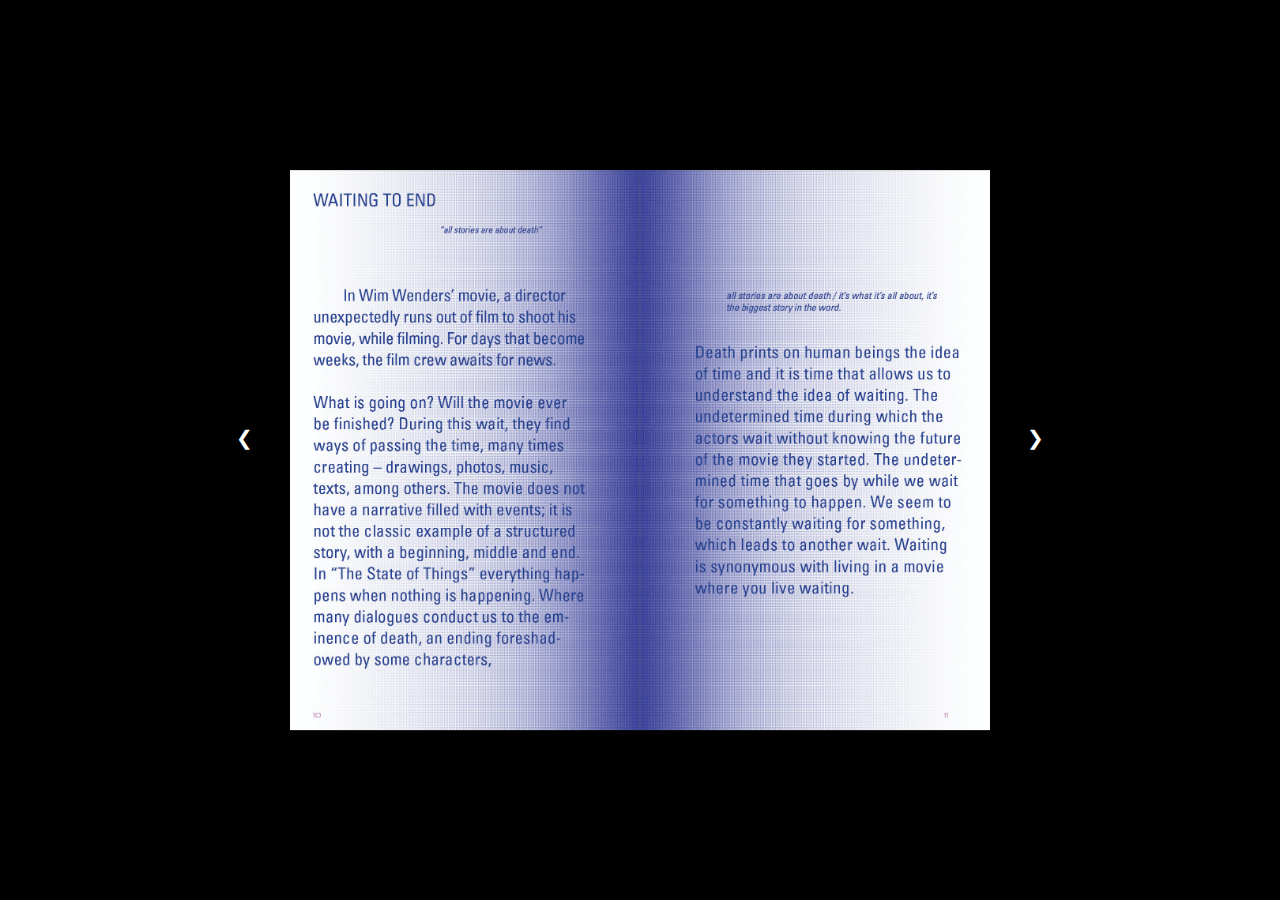
<file: afictionbasedon.html>
<html>


<head>
	<meta charset="utf-8">
	<title>afictionbasedon</title>
	<link rel="stylesheet" href="styling.css">
  </head>

  <body style="background-color:black">

		<div class="slideshow-container">



			<div class="mySlides fade">
				<img src="afictionbasedon/manualpagdiv6.jpg" style="width:100%">
			</div>

			<div class="mySlides fade">
				<img src="afictionbasedon/manualpagdiv7.jpg" style="width:100%">
			</div>

			<div class="mySlides fade">
				<img src="afictionbasedon/manualpagdiv8.jpg" style="width:100%">
			</div>

			<div class="mySlides fade">
					<img src="afictionbasedon/manualpagdiv9.jpg" style="width:100%">
				</div>

				<div class="mySlides fade">
					<img src="afictionbasedon/manualpagdiv10.jpg" style="width:100%">
				</div>

				<div class="mySlides fade">
					<img src="afictionbasedon/manualpagdiv11.jpg" style="width:100%">
				</div>

				<div class="mySlides fade">
					<img src="afictionbasedon/manualpagdiv12.jpg" style="width:100%">
				</div>

				<div class="mySlides fade">
					<img src="afictionbasedon/manualpagdiv13.jpg" style="width:100%">
				</div>

				<div class="mySlides fade">
					<img src="afictionbasedon/manualpagdiv14.jpg" style="width:100%">
				</div>

				<div class="mySlides fade">
					<img src="afictionbasedon/manualpagdiv15.jpg" style="width:100%">
				</div>

				<div class="mySlides fade">
					<img src="afictionbasedon/manualpagdiv16.jpg" style="width:100%">
				</div>

				<div class="mySlides fade">
					<img src="afictionbasedon/manualpagdiv17.jpg" style="width:100%">
				</div>

				<div class="mySlides fade">
					<img src="afictionbasedon/manualpagdiv18.jpg" style="width:100%">
				</div>

				<div class="mySlides fade">
					<img src="afictionbasedon/manualpagdiv19.jpg" style="width:100%">
				</div>

				<div class="mySlides fade">
					<img src="afictionbasedon/manualpagdiv20.jpg" style="width:100%">
				</div>

				<div class="mySlides fade">
					<img src="afictionbasedon/manualpagdiv21.jpg" style="width:100%">
				</div>

				<div class="mySlides fade">
					<img src="afictionbasedon/manualpagdiv22.jpg" style="width:100%">
				</div>

				<div class="mySlides fade">
					<img src="afictionbasedon/manualpagdiv23.jpg" style="width:100%">
				</div>

				<div class="mySlides fade">
					<img src="afictionbasedon/manualpagdiv24.jpg" style="width:100%">
				</div>

				<div class="mySlides fade">
					<img src="afictionbasedon/manualpagdiv25.jpg" style="width:100%">
				</div>

				<div class="mySlides fade">
					<img src="afictionbasedon/manualpagdiv26.jpg" style="width:100%">
				</div>

				<div class="mySlides fade">
					<img src="afictionbasedon/manualpagdiv27.jpg" style="width:100%">
				</div>

				<div class="mySlides fade">
					<img src="afictionbasedon/manualpagdiv28.jpg" style="width:100%">
				</div>

				<div class="mySlides fade">
					<img src="afictionbasedon/manualpagdiv29.jpg" style="width:100%">
				</div>

				<div class="mySlides fade">
					<img src="afictionbasedon/manualpagdiv30.jpg" style="width:100%">
				</div>

				<div class="mySlides fade">
					<img src="afictionbasedon/manualpagdiv31.jpg" style="width:100%">
				</div>

				<div class="mySlides fade">
					<img src="afictionbasedon/manualpagdiv32.jpg" style="width:100%">
				</div>

				<div class="mySlides fade">
					<img src="afictionbasedon/manualpagdiv33.jpg" style="width:100%">
				</div>

				<div class="mySlides fade">
					<img src="afictionbasedon/manualpagdiv34.jpg" style="width:100%">
				</div>

				<div class="mySlides fade">
					<img src="afictionbasedon/manualpagdiv35.jpg" style="width:100%">
				</div>

				<div class="mySlides fade">
					<img src="afictionbasedon/manualpagdiv36.jpg" style="width:100%">
				</div>

				<div class="mySlides fade">
					<img src="afictionbasedon/manualpagdiv37.jpg" style="width:100%">
				</div>

				<div class="mySlides fade">
					<img src="afictionbasedon/manualpagdiv38.jpg" style="width:100%">
				</div>

				<div class="mySlides fade">
					<img src="afictionbasedon/manualpagdiv39.jpg" style="width:100%">
				</div>

				<div class="mySlides fade">
					<img src="afictionbasedon/manualpagdiv40.jpg" style="width:100%">
				</div>

				<div class="mySlides fade">
					<img src="afictionbasedon/manualpagdiv41.jpg" style="width:100%">
				</div>

				<div class="mySlides fade">
					<img src="afictionbasedon/manualpagdiv42.jpg" style="width:100%">
				</div>

				<div class="mySlides fade">
					<img src="afictionbasedon/manualpagdiv43.jpg" style="width:100%">
				</div>

				<div class="mySlides fade">
					<img src="afictionbasedon/manualpagdiv44.jpg" style="width:100%">
				</div>

				<div class="mySlides fade">
					<img src="afictionbasedon/manualpagdiv45.jpg" style="width:100%">
				</div>

				<div class="mySlides fade">
					<img src="afictionbasedon/manualpagdiv46.jpg" style="width:100%">
				</div>

				<div class="mySlides fade">
					<img src="afictionbasedon/manualpagdiv47.jpg" style="width:100%">
				</div>

				<div class="mySlides fade">
					<img src="afictionbasedon/manualpagdiv48.jpg" style="width:100%">
				</div>

				<div class="mySlides fade">
					<img src="afictionbasedon/manualpagdiv49.jpg" style="width:100%">
				</div>

				<div class="mySlides fade">
					<img src="afictionbasedon/manualpagdiv50.jpg" style="width:100%">
				</div>

				<div class="mySlides fade">
					<img src="afictionbasedon/manualpagdiv51.jpg" style="width:100%">
				</div>

				<div class="mySlides fade">
					<img src="afictionbasedon/manualpagdiv52.jpg" style="width:100%">
				</div>

				<div class="mySlides fade">
					<img src="afictionbasedon/manualpagdiv53.jpg" style="width:100%">
				</div>

				<div class="mySlides fade">
					<img src="afictionbasedon/manualpagdiv54.jpg" style="width:100%">
				</div>

				<div class="mySlides fade">
					<img src="afictionbasedon/manualpagdiv1.jpg" style="width:100%">
				</div>

				<div class="mySlides fade">
					<img src="afictionbasedon/manualpagdiv2.jpg" style="width:100%">
				</div>

				<div class="mySlides fade">
					<img src="afictionbasedon/manualpagdiv3.jpg" style="width:100%">
				</div>

				<div class="mySlides fade">
					<img src="afictionbasedon/manualpagdiv4.jpg" style="width:100%">
				</div>

				<div class="mySlides fade">
					<img src="afictionbasedon/manualpagdiv5.jpg" style="width:100%">
				</div>



		<a class="prev" onclick="plusSlides(-1)">&#10094;</a>
		<a class="next" onclick="plusSlides(1)">&#10095;</a>

		</div>

		<script>
		var slideIndex = 1;
		showSlides(slideIndex);

		function plusSlides(n) {
		  showSlides(slideIndex += n);
		}

		function currentSlide(n) {
		  showSlides(slideIndex = n);
		}

		function showSlides(n) {
		  var i;
		  var slides = document.getElementsByClassName("mySlides");
		  var dots = document.getElementsByClassName("dot");
		  if (n > slides.length) {slideIndex = 1}
		  if (n < 1) {slideIndex = slides.length}
		  for (i = 0; i < slides.length; i++) {
		      slides[i].style.display = "none";
		  }
		  for (i = 0; i < dots.length; i++) {
		      dots[i].className = dots[i].className.replace(" active", "");
		  }
		  slides[slideIndex-1].style.display = "block";
		  dots[slideIndex-1].className += " active";
		}
		</script>


    </body>
</file>
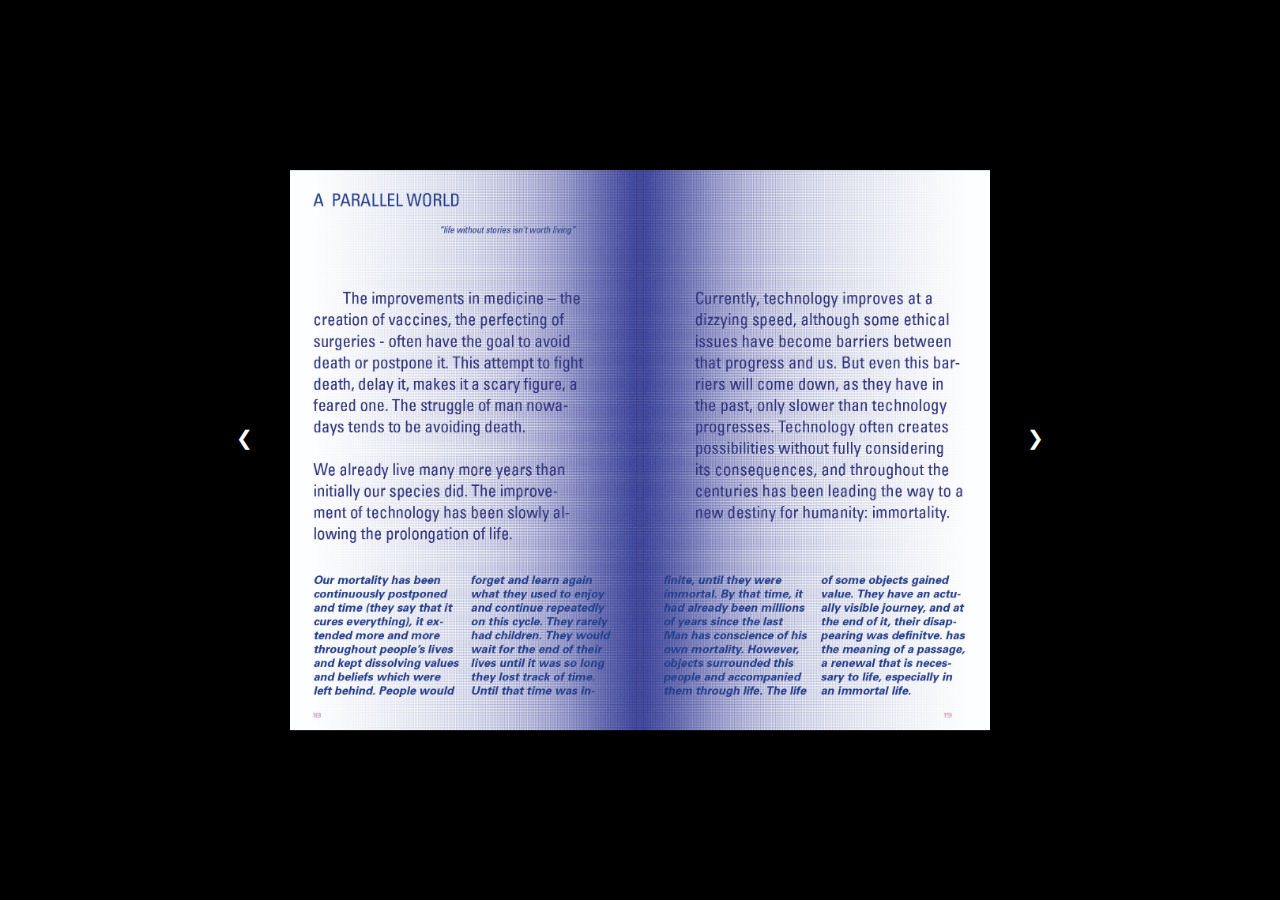
<file: aparallelworld.html>
<html>


<head>
	<meta charset="utf-8">
	<title>aparallelworld</title>
	<link rel="stylesheet" href="styling.css">
  </head>

  <body style="background-color:black">

		<div class="slideshow-container">


				<div class="mySlides fade">
					<img src="afictionbasedon/manualpagdiv10.jpg" style="width:100%">
				</div>

				<div class="mySlides fade">
					<img src="afictionbasedon/manualpagdiv11.jpg" style="width:100%">
				</div>

				<div class="mySlides fade">
					<img src="afictionbasedon/manualpagdiv12.jpg" style="width:100%">
				</div>

				<div class="mySlides fade">
					<img src="afictionbasedon/manualpagdiv13.jpg" style="width:100%">
				</div>

				<div class="mySlides fade">
					<img src="afictionbasedon/manualpagdiv14.jpg" style="width:100%">
				</div>

				<div class="mySlides fade">
					<img src="afictionbasedon/manualpagdiv15.jpg" style="width:100%">
				</div>

				<div class="mySlides fade">
					<img src="afictionbasedon/manualpagdiv16.jpg" style="width:100%">
				</div>

				<div class="mySlides fade">
					<img src="afictionbasedon/manualpagdiv17.jpg" style="width:100%">
				</div>

				<div class="mySlides fade">
					<img src="afictionbasedon/manualpagdiv18.jpg" style="width:100%">
				</div>

				<div class="mySlides fade">
					<img src="afictionbasedon/manualpagdiv19.jpg" style="width:100%">
				</div>

				<div class="mySlides fade">
					<img src="afictionbasedon/manualpagdiv20.jpg" style="width:100%">
				</div>

				<div class="mySlides fade">
					<img src="afictionbasedon/manualpagdiv21.jpg" style="width:100%">
				</div>

				<div class="mySlides fade">
					<img src="afictionbasedon/manualpagdiv22.jpg" style="width:100%">
				</div>

				<div class="mySlides fade">
					<img src="afictionbasedon/manualpagdiv23.jpg" style="width:100%">
				</div>

				<div class="mySlides fade">
					<img src="afictionbasedon/manualpagdiv24.jpg" style="width:100%">
				</div>

				<div class="mySlides fade">
					<img src="afictionbasedon/manualpagdiv25.jpg" style="width:100%">
				</div>

				<div class="mySlides fade">
					<img src="afictionbasedon/manualpagdiv26.jpg" style="width:100%">
				</div>

				<div class="mySlides fade">
					<img src="afictionbasedon/manualpagdiv27.jpg" style="width:100%">
				</div>

				<div class="mySlides fade">
					<img src="afictionbasedon/manualpagdiv28.jpg" style="width:100%">
				</div>

				<div class="mySlides fade">
					<img src="afictionbasedon/manualpagdiv29.jpg" style="width:100%">
				</div>

				<div class="mySlides fade">
					<img src="afictionbasedon/manualpagdiv30.jpg" style="width:100%">
				</div>

				<div class="mySlides fade">
					<img src="afictionbasedon/manualpagdiv31.jpg" style="width:100%">
				</div>

				<div class="mySlides fade">
					<img src="afictionbasedon/manualpagdiv32.jpg" style="width:100%">
				</div>

				<div class="mySlides fade">
					<img src="afictionbasedon/manualpagdiv33.jpg" style="width:100%">
				</div>

				<div class="mySlides fade">
					<img src="afictionbasedon/manualpagdiv34.jpg" style="width:100%">
				</div>

				<div class="mySlides fade">
					<img src="afictionbasedon/manualpagdiv35.jpg" style="width:100%">
				</div>

				<div class="mySlides fade">
					<img src="afictionbasedon/manualpagdiv36.jpg" style="width:100%">
				</div>

				<div class="mySlides fade">
					<img src="afictionbasedon/manualpagdiv37.jpg" style="width:100%">
				</div>

				<div class="mySlides fade">
					<img src="afictionbasedon/manualpagdiv38.jpg" style="width:100%">
				</div>

				<div class="mySlides fade">
					<img src="afictionbasedon/manualpagdiv39.jpg" style="width:100%">
				</div>

				<div class="mySlides fade">
					<img src="afictionbasedon/manualpagdiv40.jpg" style="width:100%">
				</div>

				<div class="mySlides fade">
					<img src="afictionbasedon/manualpagdiv41.jpg" style="width:100%">
				</div>

				<div class="mySlides fade">
					<img src="afictionbasedon/manualpagdiv42.jpg" style="width:100%">
				</div>

				<div class="mySlides fade">
					<img src="afictionbasedon/manualpagdiv43.jpg" style="width:100%">
				</div>

				<div class="mySlides fade">
					<img src="afictionbasedon/manualpagdiv44.jpg" style="width:100%">
				</div>

				<div class="mySlides fade">
					<img src="afictionbasedon/manualpagdiv45.jpg" style="width:100%">
				</div>

				<div class="mySlides fade">
					<img src="afictionbasedon/manualpagdiv46.jpg" style="width:100%">
				</div>

				<div class="mySlides fade">
					<img src="afictionbasedon/manualpagdiv47.jpg" style="width:100%">
				</div>

				<div class="mySlides fade">
					<img src="afictionbasedon/manualpagdiv48.jpg" style="width:100%">
				</div>

				<div class="mySlides fade">
					<img src="afictionbasedon/manualpagdiv49.jpg" style="width:100%">
				</div>

				<div class="mySlides fade">
					<img src="afictionbasedon/manualpagdiv50.jpg" style="width:100%">
				</div>

				<div class="mySlides fade">
					<img src="afictionbasedon/manualpagdiv51.jpg" style="width:100%">
				</div>

				<div class="mySlides fade">
					<img src="afictionbasedon/manualpagdiv52.jpg" style="width:100%">
				</div>

				<div class="mySlides fade">
					<img src="afictionbasedon/manualpagdiv53.jpg" style="width:100%">
				</div>

				<div class="mySlides fade">
					<img src="afictionbasedon/manualpagdiv54.jpg" style="width:100%">
				</div>

				<div class="mySlides fade">
					<img src="afictionbasedon/manualpagdiv1.jpg" style="width:100%">
				</div>

				<div class="mySlides fade">
					<img src="afictionbasedon/manualpagdiv2.jpg" style="width:100%">
				</div>

				<div class="mySlides fade">
					<img src="afictionbasedon/manualpagdiv3.jpg" style="width:100%">
				</div>

				<div class="mySlides fade">
					<img src="afictionbasedon/manualpagdiv4.jpg" style="width:100%">
				</div>

				<div class="mySlides fade">
					<img src="afictionbasedon/manualpagdiv5.jpg" style="width:100%">
				</div>

				<div class="mySlides fade">
					<img src="afictionbasedon/manualpagdiv6.jpg" style="width:100%">
				</div>

				<div class="mySlides fade">
					<img src="afictionbasedon/manualpagdiv7.jpg" style="width:100%">
				</div>

				<div class="mySlides fade">
					<img src="afictionbasedon/manualpagdiv8.jpg" style="width:100%">
				</div>

				<div class="mySlides fade">
						<img src="afictionbasedon/manualpagdiv9.jpg" style="width:100%">
					</div>



		<a class="prev" onclick="plusSlides(-1)">&#10094;</a>
		<a class="next" onclick="plusSlides(1)">&#10095;</a>

		</div>


		<script>
		var slideIndex = 1;
		showSlides(slideIndex);

		function plusSlides(n) {
		  showSlides(slideIndex += n);
		}

		function currentSlide(n) {
		  showSlides(slideIndex = n);
		}

		function showSlides(n) {
		  var i;
		  var slides = document.getElementsByClassName("mySlides");
		  var dots = document.getElementsByClassName("dot");
		  if (n > slides.length) {slideIndex = 1}
		  if (n < 1) {slideIndex = slides.length}
		  for (i = 0; i < slides.length; i++) {
		      slides[i].style.display = "none";
		  }
		  for (i = 0; i < dots.length; i++) {
		      dots[i].className = dots[i].className.replace(" active", "");
		  }
		  slides[slideIndex-1].style.display = "block";
		  dots[slideIndex-1].className += " active";
		}
		</script>


    </body>
</file>
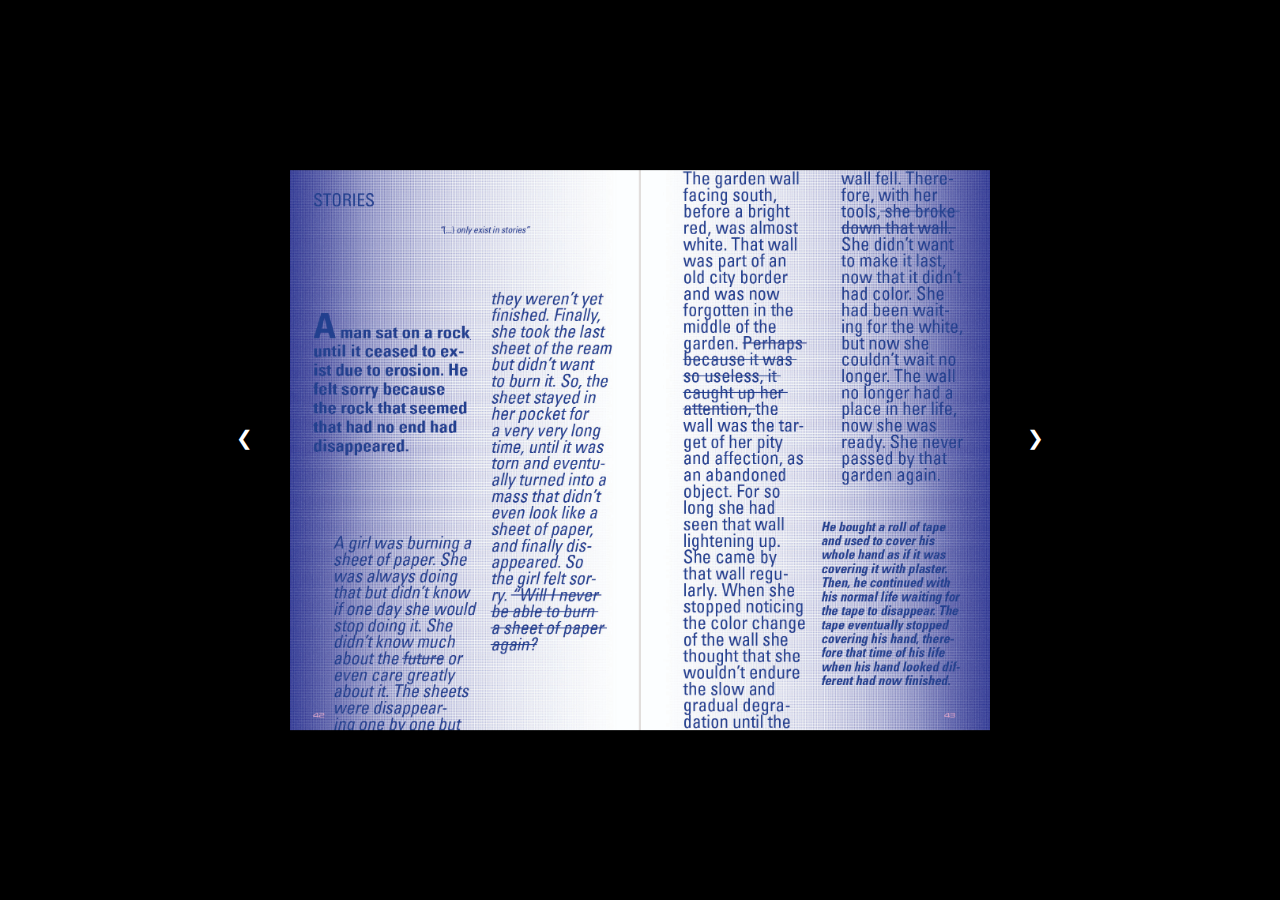
<file: stories.html>
<html>


<head>
	<meta charset="utf-8">
	<title>stories</title>
	<link rel="stylesheet" href="styling.css">
  </head>

  <body style="background-color:black">

		<div class="slideshow-container">



				<div class="mySlides fade">
					<img src="afictionbasedon/manualpagdiv22.jpg" style="width:100%">
				</div>

				<div class="mySlides fade">
					<img src="afictionbasedon/manualpagdiv23.jpg" style="width:100%">
				</div>

				<div class="mySlides fade">
					<img src="afictionbasedon/manualpagdiv24.jpg" style="width:100%">
				</div>

				<div class="mySlides fade">
					<img src="afictionbasedon/manualpagdiv25.jpg" style="width:100%">
				</div>

				<div class="mySlides fade">
					<img src="afictionbasedon/manualpagdiv26.jpg" style="width:100%">
				</div>

				<div class="mySlides fade">
					<img src="afictionbasedon/manualpagdiv27.jpg" style="width:100%">
				</div>

				<div class="mySlides fade">
					<img src="afictionbasedon/manualpagdiv28.jpg" style="width:100%">
				</div>

				<div class="mySlides fade">
					<img src="afictionbasedon/manualpagdiv29.jpg" style="width:100%">
				</div>

				<div class="mySlides fade">
					<img src="afictionbasedon/manualpagdiv30.jpg" style="width:100%">
				</div>

				<div class="mySlides fade">
					<img src="afictionbasedon/manualpagdiv31.jpg" style="width:100%">
				</div>

				<div class="mySlides fade">
					<img src="afictionbasedon/manualpagdiv32.jpg" style="width:100%">
				</div>

				<div class="mySlides fade">
					<img src="afictionbasedon/manualpagdiv33.jpg" style="width:100%">
				</div>

				<div class="mySlides fade">
					<img src="afictionbasedon/manualpagdiv34.jpg" style="width:100%">
				</div>

				<div class="mySlides fade">
					<img src="afictionbasedon/manualpagdiv35.jpg" style="width:100%">
				</div>

				<div class="mySlides fade">
					<img src="afictionbasedon/manualpagdiv36.jpg" style="width:100%">
				</div>

				<div class="mySlides fade">
					<img src="afictionbasedon/manualpagdiv37.jpg" style="width:100%">
				</div>

				<div class="mySlides fade">
					<img src="afictionbasedon/manualpagdiv38.jpg" style="width:100%">
				</div>

				<div class="mySlides fade">
					<img src="afictionbasedon/manualpagdiv39.jpg" style="width:100%">
				</div>

				<div class="mySlides fade">
					<img src="afictionbasedon/manualpagdiv40.jpg" style="width:100%">
				</div>

				<div class="mySlides fade">
					<img src="afictionbasedon/manualpagdiv41.jpg" style="width:100%">
				</div>

				<div class="mySlides fade">
					<img src="afictionbasedon/manualpagdiv42.jpg" style="width:100%">
				</div>

				<div class="mySlides fade">
					<img src="afictionbasedon/manualpagdiv43.jpg" style="width:100%">
				</div>

				<div class="mySlides fade">
					<img src="afictionbasedon/manualpagdiv44.jpg" style="width:100%">
				</div>

				<div class="mySlides fade">
					<img src="afictionbasedon/manualpagdiv45.jpg" style="width:100%">
				</div>

				<div class="mySlides fade">
					<img src="afictionbasedon/manualpagdiv46.jpg" style="width:100%">
				</div>

				<div class="mySlides fade">
					<img src="afictionbasedon/manualpagdiv47.jpg" style="width:100%">
				</div>

				<div class="mySlides fade">
					<img src="afictionbasedon/manualpagdiv48.jpg" style="width:100%">
				</div>

				<div class="mySlides fade">
					<img src="afictionbasedon/manualpagdiv49.jpg" style="width:100%">
				</div>

				<div class="mySlides fade">
					<img src="afictionbasedon/manualpagdiv50.jpg" style="width:100%">
				</div>

				<div class="mySlides fade">
					<img src="afictionbasedon/manualpagdiv51.jpg" style="width:100%">
				</div>

				<div class="mySlides fade">
					<img src="afictionbasedon/manualpagdiv52.jpg" style="width:100%">
				</div>

				<div class="mySlides fade">
					<img src="afictionbasedon/manualpagdiv53.jpg" style="width:100%">
				</div>

				<div class="mySlides fade">
					<img src="afictionbasedon/manualpagdiv54.jpg" style="width:100%">
				</div>

				<div class="mySlides fade">
					<img src="afictionbasedon/manualpagdiv1.jpg" style="width:100%">
				</div>

				<div class="mySlides fade">
					<img src="afictionbasedon/manualpagdiv2.jpg" style="width:100%">
				</div>

				<div class="mySlides fade">
					<img src="afictionbasedon/manualpagdiv3.jpg" style="width:100%">
				</div>

				<div class="mySlides fade">
					<img src="afictionbasedon/manualpagdiv4.jpg" style="width:100%">
				</div>

				<div class="mySlides fade">
					<img src="afictionbasedon/manualpagdiv5.jpg" style="width:100%">
				</div>

				<div class="mySlides fade">
					<img src="afictionbasedon/manualpagdiv6.jpg" style="width:100%">
				</div>

				<div class="mySlides fade">
					<img src="afictionbasedon/manualpagdiv7.jpg" style="width:100%">
				</div>

				<div class="mySlides fade">
					<img src="afictionbasedon/manualpagdiv8.jpg" style="width:100%">
				</div>

				<div class="mySlides fade">
						<img src="afictionbasedon/manualpagdiv9.jpg" style="width:100%">
					</div>

					<div class="mySlides fade">
						<img src="afictionbasedon/manualpagdiv10.jpg" style="width:100%">
					</div>

					<div class="mySlides fade">
						<img src="afictionbasedon/manualpagdiv11.jpg" style="width:100%">
					</div>

					<div class="mySlides fade">
						<img src="afictionbasedon/manualpagdiv12.jpg" style="width:100%">
					</div>

					<div class="mySlides fade">
						<img src="afictionbasedon/manualpagdiv13.jpg" style="width:100%">
					</div>

					<div class="mySlides fade">
						<img src="afictionbasedon/manualpagdiv14.jpg" style="width:100%">
					</div>

					<div class="mySlides fade">
						<img src="afictionbasedon/manualpagdiv15.jpg" style="width:100%">
					</div>

					<div class="mySlides fade">
						<img src="afictionbasedon/manualpagdiv16.jpg" style="width:100%">
					</div>

					<div class="mySlides fade">
						<img src="afictionbasedon/manualpagdiv17.jpg" style="width:100%">
					</div>

					<div class="mySlides fade">
						<img src="afictionbasedon/manualpagdiv18.jpg" style="width:100%">
					</div>

					<div class="mySlides fade">
						<img src="afictionbasedon/manualpagdiv19.jpg" style="width:100%">
					</div>

					<div class="mySlides fade">
						<img src="afictionbasedon/manualpagdiv20.jpg" style="width:100%">
					</div>

					<div class="mySlides fade">
						<img src="afictionbasedon/manualpagdiv21.jpg" style="width:100%">
					</div>





		<a class="prev" onclick="plusSlides(-1)">&#10094;</a>
		<a class="next" onclick="plusSlides(1)">&#10095;</a>

		</div>


		<script>
		var slideIndex = 1;
		showSlides(slideIndex);

		function plusSlides(n) {
		  showSlides(slideIndex += n);
		}

		function currentSlide(n) {
		  showSlides(slideIndex = n);
		}

		function showSlides(n) {
		  var i;
		  var slides = document.getElementsByClassName("mySlides");
		  var dots = document.getElementsByClassName("dot");
		  if (n > slides.length) {slideIndex = 1}
		  if (n < 1) {slideIndex = slides.length}
		  for (i = 0; i < slides.length; i++) {
		      slides[i].style.display = "none";
		  }
		  for (i = 0; i < dots.length; i++) {
		      dots[i].className = dots[i].className.replace(" active", "");
		  }
		  slides[slideIndex-1].style.display = "block";
		  dots[slideIndex-1].className += " active";
		}
		</script>


    </body>
</file>
<file: styling.css>
@font-face {
  font-family:"Univers";
  src: url("fonts/Univers.otf");
}

@font-face {
  font-family:"condensadaoblíqua";
  src: url("fonts/Univers-CondensedOblique.otf");
}

@font-face {
  font-family:"condensada";
  src: url("fonts/Univers-Condensed.otf");
}

@font-face {
  font-family:"conthrax";
  src: url("fonts/conthrax-sb.ttf");
}

@font-face {
  font-family:"condensadabold";
  src: url("fonts/Univers-CondensedBold.otf");
}

@font-face {
  font-family:"condensadalight";
  src: url("fonts/Univers-CondensedLight.otf");
}

@font-face {
  font-family:"condensadalightobliqua";
  src: url("fonts/Univers-CondensedLightOblique.otf");
}

html,body{
    overflow:visible;
    height:100%;padding:0;margin:0;
}

.background{
  color:black;
  width:100%;
  height:100%;
}

/*  top navigation bar */

.topnav {
  overflow: hidden;
  background-color: black;
  height:40px;
}

.topnav a {
  float: left;
  color: white;
  font-family: "conthrax";
  text-align: center;
  vertical-align: middle;
  text-decoration: none;
  font-size: 17px;
  padding:0;margin:0;
}


.topnav img.active {
  overflow:visible;
  float:right;
  img: url("imagens/insta.png");
  vertical-align: middle;
  padding:0;
  display:block;
  position: absolute;
   margin-left:77%;
}


.topnav a:hover {
  background-color: none;
  color: white;
}

.topnav a.active {
  background-color: none;
  color: white;
}

p{
    margin:0;
    padding:0;
    text-align:left;
      text-decoration: none;
      color:black;
}

.pow{
  font-family:"condensadaoblíqua";
  font-size:13px;
  color:white;
  float:left;
  text-align: center;
padding-left: 7px;
padding-right: 7px;
padding-top: 12.3px;

}

.bpm{
  float: left;
  color: white;
  font-family: "conthrax";
  text-align: center;
  text-decoration: none;
  padding-left: 7px;
  font-size: 17px;
  padding-top: 10px;

}

.bpm2{
  float: left;
  color: white;
  font-family: "conthrax";
  text-align: center;
  text-decoration: none;
  padding-left: 1.5px;
  font-size: 12px;
  padding-top: 13.8px;
}



/* tabela */


.square {
    float:left;
    position: relative;
    width: 33.325%;
    padding-bottom : 33.325%; /* = width for a 1:1 aspect ratio */
    margin:0;
    top: 0;
    bottom: 0;
    left: 0;
    right: 0;
    background-color:#1E1E1E;
    overflow:hidden;
    text-decoration: none;

}



.content {
    position:absolute;
    height:100%; /* = 100% - 2*5% padding */
    width:100%; /* = 100% - 2*5% padding */
    padding: 0%;
    margin:0%;
    top: 0;
    bottom: 0;
    left: 0;
    right: 0;
      text-decoration: none;
          color:black;
}

.table{
    display:table;
    width:100%;
    height:100%;
    position: absolute;
    top: 0;
    bottom: 0;
    left: 0;
    right: 0;
      text-decoration: none;
          color:black;
}

.table-cell{
    display:table-cell;
    vertical-align:middle;
    width:100%;
    height:100%;
    top: 0;
    bottom: 0;
    left: 0;
    right: 0;
    border:0;
      text-decoration: none;
          color:black;
}

/*  butões nas imagens */


.square.bg.img1:hover {
  opacity:0.6;
}

.square.bg.img7:hover {
  opacity:0.6;
}

.square.bg.img8:hover {
    opacity:0.6;
  }

  .square.bg.img9:hover {
      opacity:0.6;
}

.square.bg.img10:hover {
  opacity:0.6;
}

.square.bg.img11:hover {
  opacity:0.6;
}

.square.bg.img13:hover {
  opacity:0.6;
}



/*  For responsive images */



.content .rs{
    width:auto;
    height:auto;
    max-height:100%;
    max-width:100%;
    transform: scale(0.5);
}


/*  For responsive images as background */

.bg{
    background-position:center center;
    background-repeat:no-repeat;
    background-size:cover; /* you change this to "contain" if you don't want the images to be cropped */
    color:black;

}


.img1{
    background-image: url("imagens/fundo2.gif");

}
.img2{
    background-image: url('imagens/luabanco.png');

}
.img3{
    background-image: url('imagens/luabanco.png');

}
.img4{
    background-image: url('imagens/luabanco.png');

}
.img5{

    background-image: url('imagens/luabanco.png');

}
.img6{
    background-image: url('imagens/luabanco.png');

}
.img7{
    background-image: url("imagens/quadradosite1.png");
}

.img8{
    background-image: url("imagens/quadradosite2.png");
}

.img9{
    background-image: url("imagens/quadradosite3.png");
}

.img10{
    background-image: url("imagens/quadradosite4.png");
}

.img11{
    background-image: url("imagens/gif-azul.gif");
}

.img12{
    background-image: url("imagens/insta.png");
    z-index: 5;
}

.img13{
    background-image: url("imagens/quadradosite5.png");
    z-index: 5;
}




/* video */

video:focus {
  outline:0;
}

.video {
  margin-left: 50%;
  margin-top:25%;
  transform:translate(-50%,-50%);
  display:block;
position:absolute;
}

/*  following just for the demo */


.titulos{
    text-align:center;
    font-family:"conthrax";
    font-weight:900;
    font-size:20px;
      text-decoration: none;
          color:black;
}

.videotitulo{
  position:absolute;

  font-family:"conthrax";
  font-size:20px;
  top:10%;
  left:50%;
  transform:translate(-50%,-50%);
  color:white;

}

.videosubtitulo{
  position:absolute;

  font-family:"condensadaoblíqua";
  font-size:15px;
  color:white;
  top:15%;
  left:50%;
  transform:translate(-50%,-50%);

}

.textosabout{
  position:absolute;
  font-family:"condensada";
  width:500px;
  font-size:20px;
  color:white;
  top:300px;
  left:50%;
  transform:translate(-50%,-50%);
}

.textosaboutinfo

{
  position:absolute;
  font-family:"condensada";
  width:500px;
  font-size:12px;
  color:white;
  top:500px;
  left:50%;
  transform:translate(-50%,-50%);
}


/*SLIDESHOW*/



.mySlides {display: none}
img {vertical-align: middle;display: block;}


/* Slideshow container */


.slideshow-container {
  width: 700px;
  position: absolute;
  top:50%;
  left:50%;
  transform: translate(-50%, -50%);

}

/* Next & previous buttons */
.prev, .next {
  cursor: pointer;
  position: absolute;
  margin-top: -320px;
  margin-left: -10%;
  margin-right:-10%;
  width: auto;
  padding: 16px;
  color: white;
  font-size: 20px;


  border-radius: 0 3px 3px 0;
  user-select: none;
}

/* Position the "next button" to the right */
.next {
  right: 0;
  border-radius: 3px 0 0 3px;
}

/* On hover, add a black background color with a little bit see-through */
.prev:hover, .next:hover {
  background-color: none;
}


/* Fading animation */
.fade {
  -webkit-animation-name: fade;
  -webkit-animation-duration: 1.5s;
  animation-name: fade;
  animation-duration: 1.5s;
}

@-webkit-keyframes fade {
  from {opacity: .4}
  to {opacity: 1}
}

@keyframes fade {
  from {opacity: .4}
  to {opacity: 1}
}

/* On smaller screens, decrease text size */
@media only screen and (max-width: 300px) {
  .prev, .next,.text {font-size: 11px}
}
</file>
